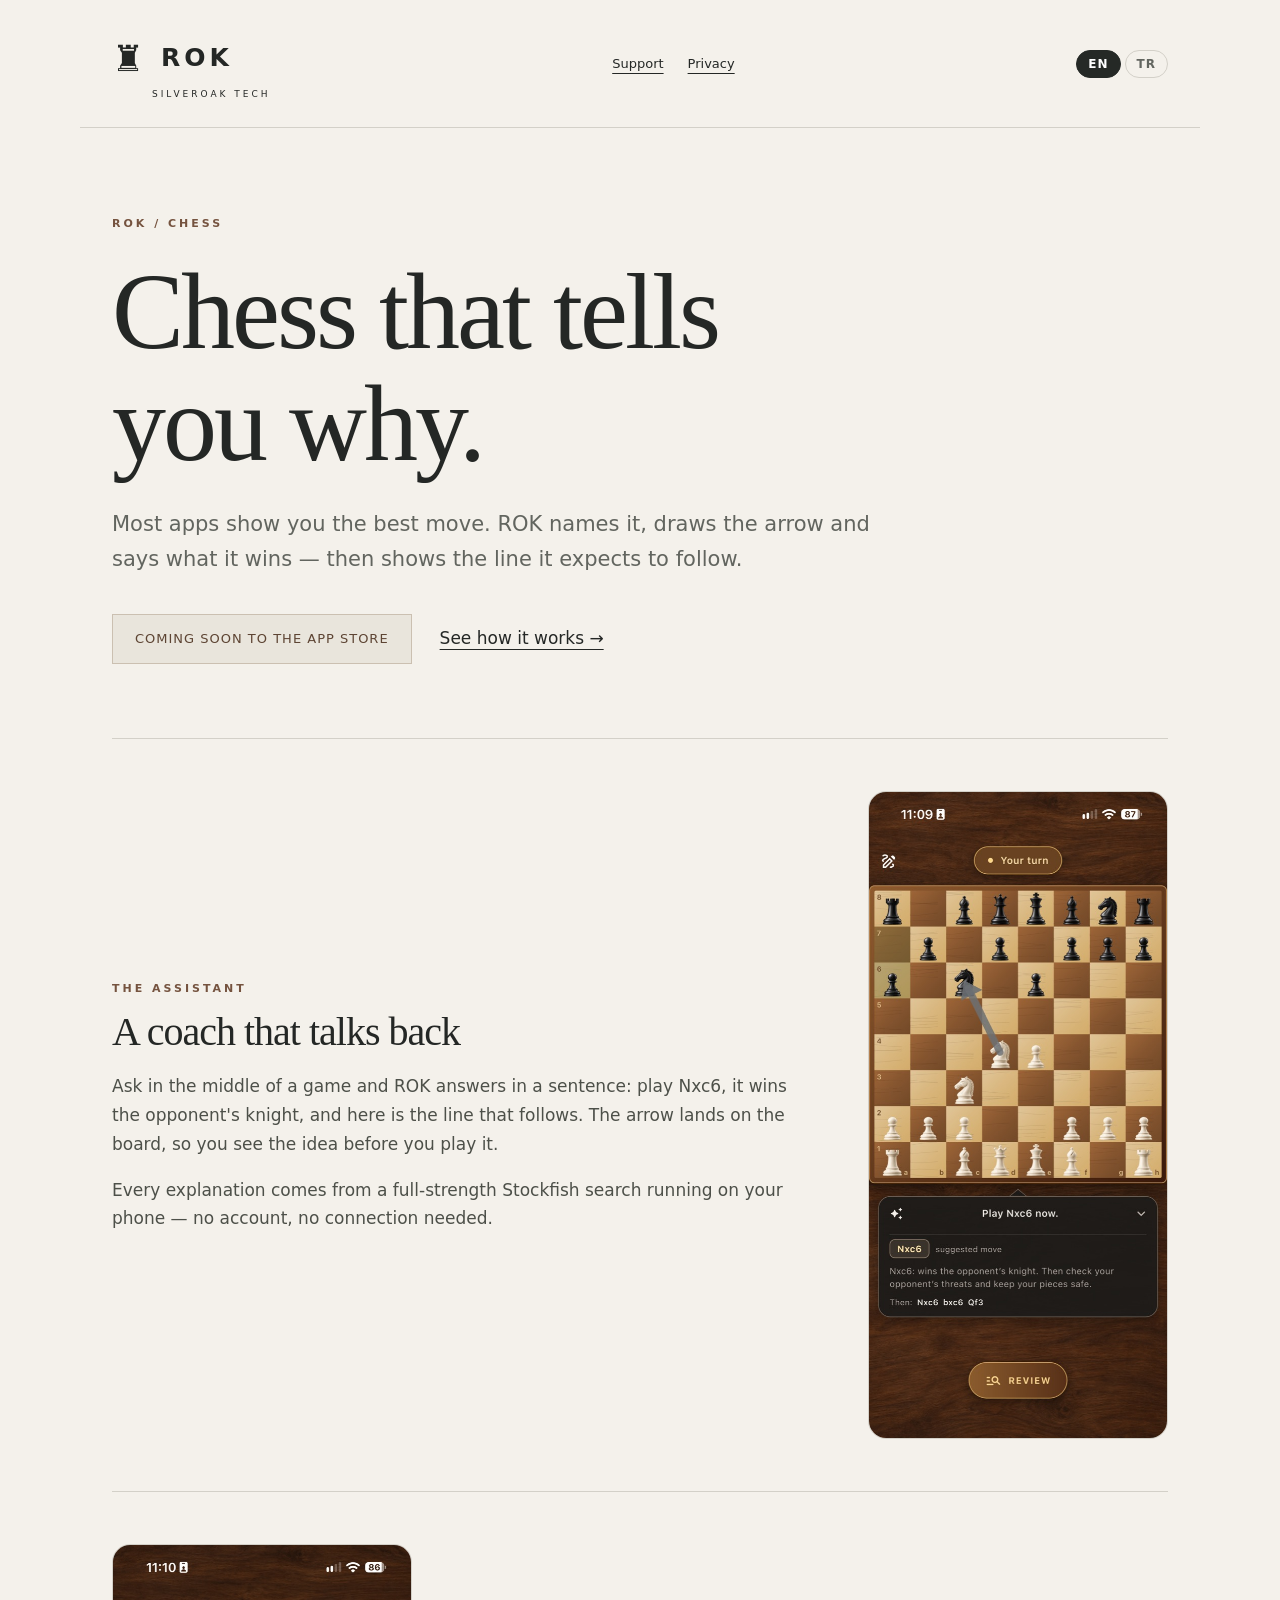
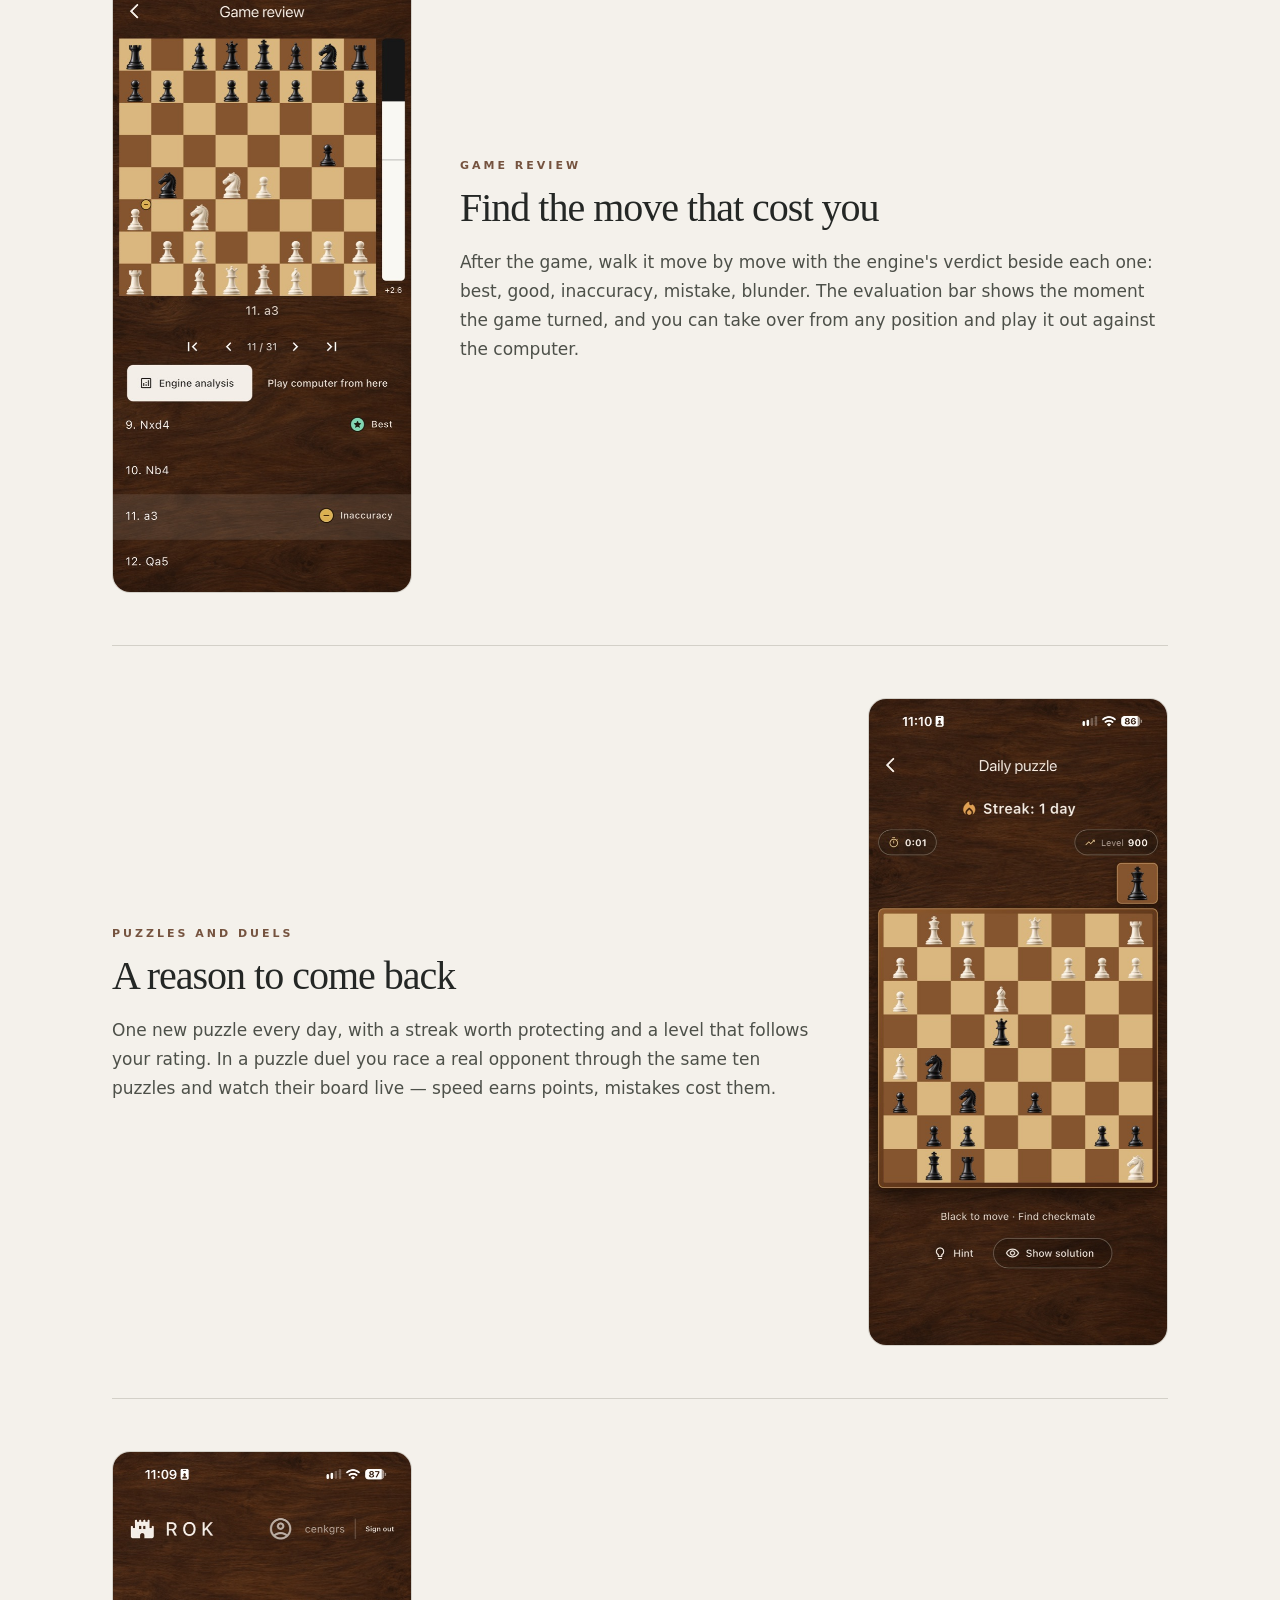
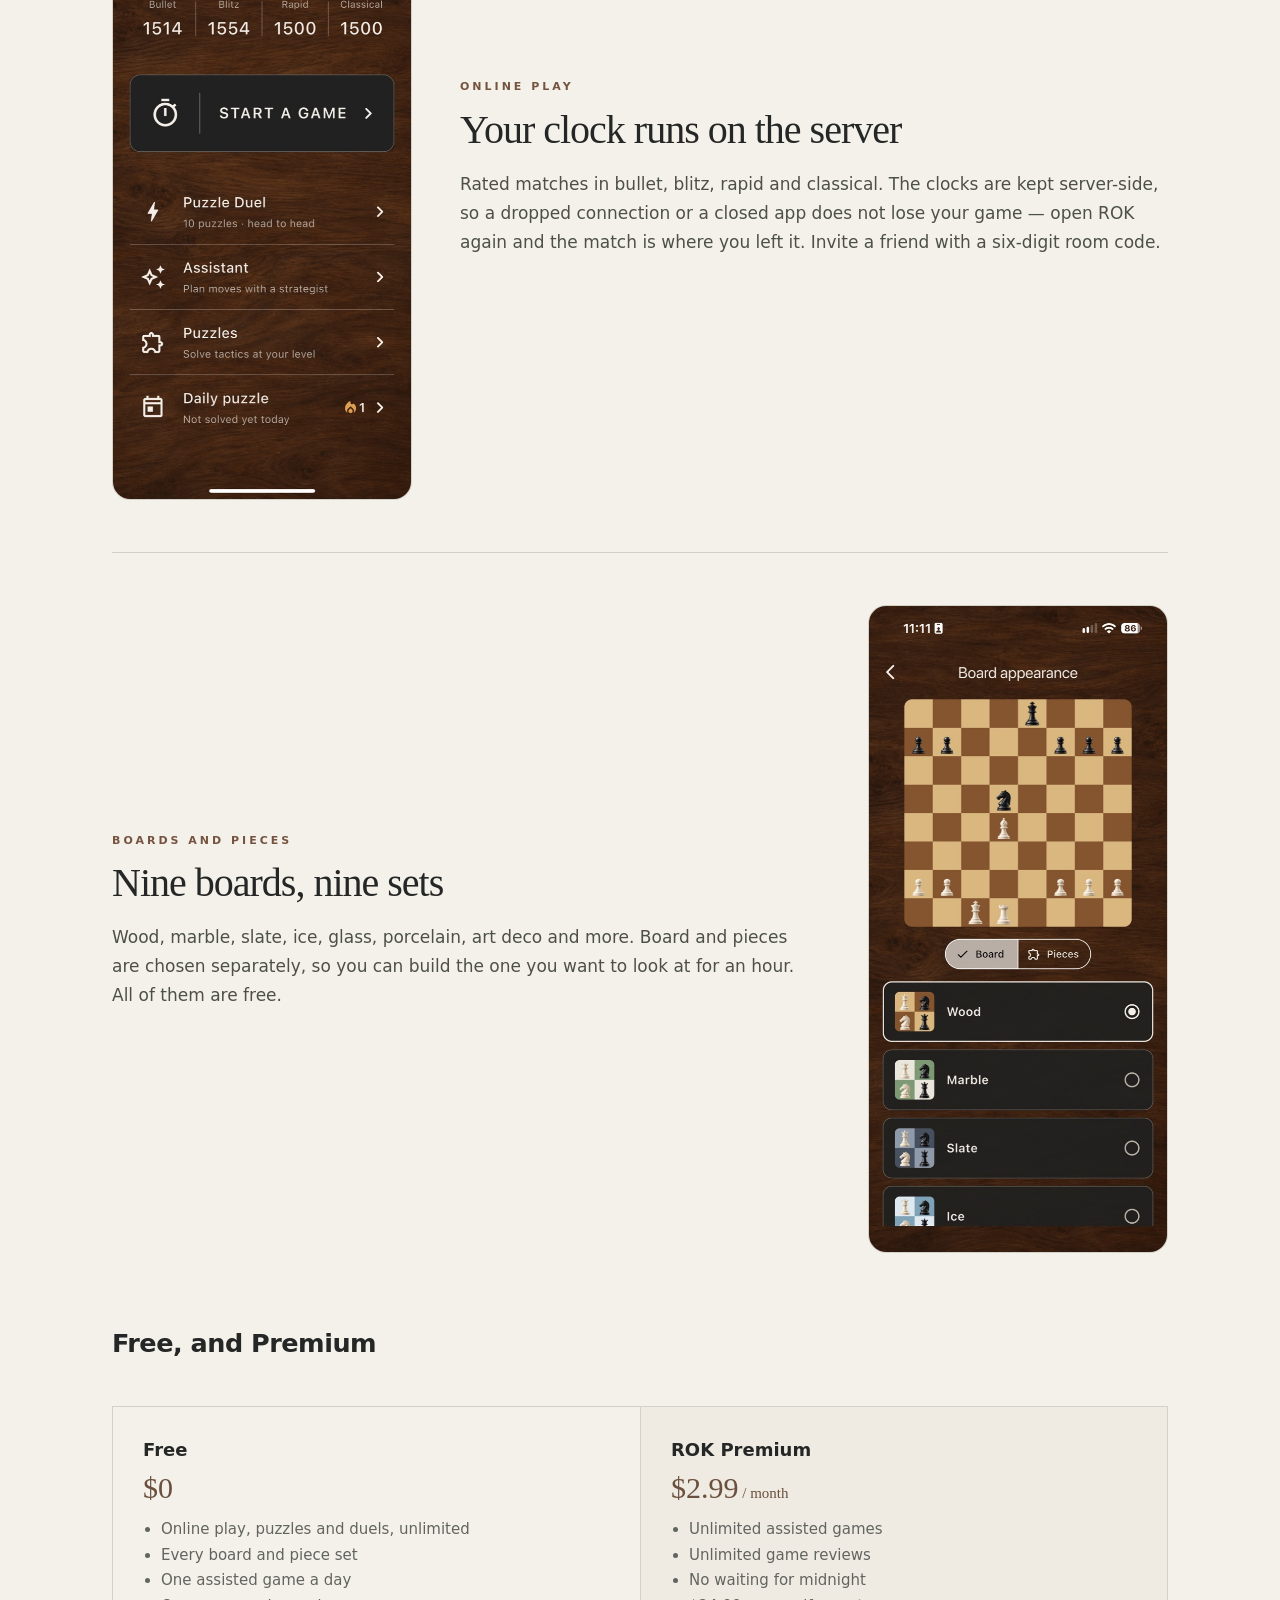
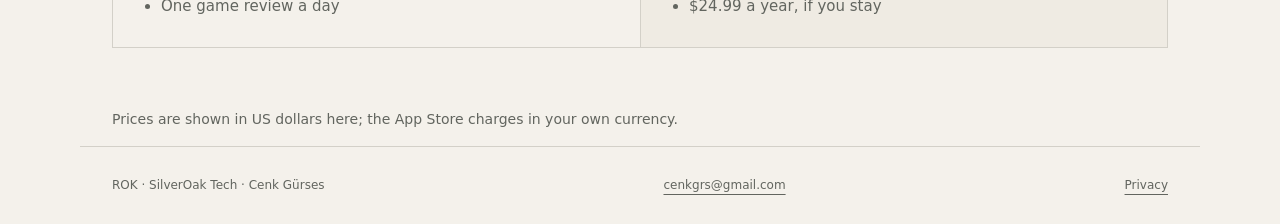
<file: index.html>
<!doctype html>
<html lang="en"><head><meta charset="utf-8"><meta name="viewport" content="width=device-width,initial-scale=1"><meta name="description" content="ROK Chess — an assistant that names your next move and tells you why. Online play, puzzle duels, a daily puzzle and nine boards to play on."><title>Chess that tells you why · ROK</title><link rel="stylesheet" href="style.css"></head>
<body><a class="skip" href="#main" data-en="Skip to content" data-tr="İçeriğe geç">Skip to content</a><header><a class="brand" href="./"><span aria-hidden="true">♜</span> ROK <small>SILVEROAK TECH</small></a><nav aria-label="Main menu"><a href="support.html" data-en="Support" data-tr="Destek">Support</a><a href="privacy.html" data-en="Privacy" data-tr="Gizlilik">Privacy</a></nav><div class="lang" role="group" aria-label="Language"><button type="button" data-lang-set="en">EN</button><button type="button" data-lang-set="tr">TR</button></div></header><main id="main">

<div data-lang-block="en">
<section class="hero"><p class="eyebrow">ROK / CHESS</p><h1>Chess that tells<br>you why.</h1><p class="lead">Most apps show you the best move. ROK names it, draws the arrow and says what it wins — then shows the line it expects to follow.</p><div class="actions"><span class="soon">COMING SOON TO THE APP STORE</span><a href="#assistant">See how it works →</a></div></section>


<section class="split" id="assistant"><div class="shot"><img src="assets/01-assistant.jpg" alt="" width="640" height="1388" loading="lazy"></div><div><p class="kicker">THE ASSISTANT</p><h2>A coach that talks back</h2><p>Ask in the middle of a game and ROK answers in a sentence: play Nxc6, it wins the opponent's knight, and here is the line that follows. The arrow lands on the board, so you see the idea before you play it.</p><p>Every explanation comes from a full-strength Stockfish search running on your phone — no account, no connection needed.</p></div></section>

<section class="split"><div class="shot"><img src="assets/02-game-review.jpg" alt="" width="640" height="1388" loading="lazy"></div><div><p class="kicker">GAME REVIEW</p><h2>Find the move that cost you</h2><p>After the game, walk it move by move with the engine's verdict beside each one: best, good, inaccuracy, mistake, blunder. The evaluation bar shows the moment the game turned, and you can take over from any position and play it out against the computer.</p></div></section>

<section class="split"><div class="shot"><img src="assets/03-daily-puzzle.jpg" alt="" width="640" height="1388" loading="lazy"></div><div><p class="kicker">PUZZLES AND DUELS</p><h2>A reason to come back</h2><p>One new puzzle every day, with a streak worth protecting and a level that follows your rating. In a puzzle duel you race a real opponent through the same ten puzzles and watch their board live — speed earns points, mistakes cost them.</p></div></section>

<section class="split"><div class="shot"><img src="assets/04-home-menu.jpg" alt="" width="640" height="1388" loading="lazy"></div><div><p class="kicker">ONLINE PLAY</p><h2>Your clock runs on the server</h2><p>Rated matches in bullet, blitz, rapid and classical. The clocks are kept server-side, so a dropped connection or a closed app does not lose your game — open ROK again and the match is where you left it. Invite a friend with a six-digit room code.</p></div></section>

<section class="split"><div class="shot"><img src="assets/05-board-appearance.jpg" alt="" width="640" height="1388" loading="lazy"></div><div><p class="kicker">BOARDS AND PIECES</p><h2>Nine boards, nine sets</h2><p>Wood, marble, slate, ice, glass, porcelain, art deco and more. Board and pieces are chosen separately, so you can build the one you want to look at for an hour. All of them are free.</p></div></section>

<section><h2>Free, and Premium</h2><div class="plans"><div><h3>Free</h3><p class="price">$0</p><ul><li>Online play, puzzles and duels, unlimited</li><li>Every board and piece set</li><li>One assisted game a day</li><li>One game review a day</li></ul></div><div><h3>ROK Premium</h3><p class="price">$2.99<span style="font-size:15px"> / month</span></p><ul><li>Unlimited assisted games</li><li>Unlimited game reviews</li><li>No waiting for midnight</li><li>$24.99 a year, if you stay</li></ul></div></div><p style="font-size:14px;color:#62655f">Prices are shown in US dollars here; the App Store charges in your own currency.</p></section>
</div>

<div data-lang-block="tr">
<section class="hero"><p class="eyebrow">ROK / SATRANÇ</p><h1>Nedenini söyleyen<br>satranç.</h1><p class="lead">Çoğu uygulama en iyi hamleyi gösterir. ROK hamleyi adıyla söyler, oku çizer, ne kazandırdığını anlatır ve beklediği devamı gösterir.</p><div class="actions"><span class="soon">YAKINDA APP STORE'DA</span><a href="#asistan">Nasıl çalıştığını gör →</a></div></section>


<section class="split" id="asistan"><div class="shot"><img src="assets/01-assistant.jpg" alt="" width="640" height="1388" loading="lazy"></div><div><p class="kicker">ASİSTAN</p><h2>Cevap veren bir antrenör</h2><p>Oyunun ortasında sor, ROK tek cümleyle anlatsın: Nxc6 oyna, rakibin atını kazanıyor, devamı da şöyle. Ok tahtaya düşer; hamleyi yapmadan önce fikri görürsün.</p><p>Her açıklama telefonunda tam güçte çalışan Stockfish aramasından geliyor — hesap da gerekmiyor, bağlantı da.</p></div></section>

<section class="split"><div class="shot"><img src="assets/02-game-review.jpg" alt="" width="640" height="1388" loading="lazy"></div><div><p class="kicker">MAÇ İNCELEMESİ</p><h2>Maçı kaybettiren hamleyi bul</h2><p>Maç bitince hamle hamle gez; her birinin yanında motorun değerlendirmesi var: en iyi, iyi, isabetsizlik, hata, vahim hata. Değerlendirme çubuğu maçın döndüğü anı gösterir, istediğin konumdan devralıp bilgisayara karşı oynayabilirsin.</p></div></section>

<section class="split"><div class="shot"><img src="assets/03-daily-puzzle.jpg" alt="" width="640" height="1388" loading="lazy"></div><div><p class="kicker">BULMACA VE DÜELLO</p><h2>Geri dönmek için bir sebep</h2><p>Her gün yeni bir bulmaca, korumaya değer bir seri ve rating'ini takip eden bir seviye. Bulmaca düellosunda gerçek bir rakiple aynı on bulmacayı yarışır, onun tahtasını canlı izlersin — hız puan kazandırır, yanlışlar puanı azaltır.</p></div></section>

<section class="split"><div class="shot"><img src="assets/04-home-menu.jpg" alt="" width="640" height="1388" loading="lazy"></div><div><p class="kicker">ÇEVRİMİÇİ OYUN</p><h2>Saatin sunucuda işler</h2><p>Bullet, blitz, rapid ve klasik dereceli maçlar. Saatler sunucu tarafında tutuluyor; bağlantın kopsa da uygulamayı kapatsan da maçı kaybetmezsin — ROK'u yeniden aç, maç bıraktığın yerde durur. Arkadaşını altı haneli oda koduyla çağır.</p></div></section>

<section class="split"><div class="shot"><img src="assets/05-board-appearance.jpg" alt="" width="640" height="1388" loading="lazy"></div><div><p class="kicker">TAHTALAR VE TAŞLAR</p><h2>Dokuz tahta, dokuz set</h2><p>Ahşap, mermer, arduvaz, buz, cam, porselen, art deco ve dahası. Tahta ile taşlar ayrı ayrı seçiliyor; bir saat boyunca bakmak isteyeceğin tahtayı kendin kuruyorsun. Hepsi ücretsiz.</p></div></section>

<section><h2>Ücretsiz ve Premium</h2><div class="plans"><div><h3>Ücretsiz</h3><p class="price">$0</p><ul><li>Çevrimiçi oyun, bulmacalar ve düellolar sınırsız</li><li>Bütün tahta ve taş setleri</li><li>Günde bir asistanlı maç</li><li>Günde bir maç incelemesi</li></ul></div><div><h3>ROK Premium</h3><p class="price">$2.99<span style="font-size:15px"> / ay</span></p><ul><li>Sınırsız asistanlı maç</li><li>Sınırsız maç incelemesi</li><li>Gece yarısını beklemek yok</li><li>Kalırsan yılda $24.99</li></ul></div></div><p style="font-size:14px;color:#62655f">Fiyatlar burada ABD doları olarak yazıyor; App Store kendi para biriminden tahsil eder.</p></section>
</div>

</main><footer><span>ROK · SilverOak Tech · Cenk Gürses</span><a href="mailto:cenkgrs@gmail.com">cenkgrs@gmail.com</a><a href="privacy.html" data-en="Privacy" data-tr="Gizlilik">Privacy</a></footer><script>(function(){var d=document.documentElement;function set(l){d.setAttribute("lang",l);try{localStorage.setItem("rok-lang",l)}catch(e){}var t=document.querySelectorAll("[data-en]");for(var i=0;i<t.length;i++){var v=t[i].getAttribute("data-"+l);if(v)t[i].textContent=v}var b=document.querySelectorAll("[data-lang-set]");for(var j=0;j<b.length;j++){b[j].setAttribute("aria-pressed",b[j].getAttribute("data-lang-set")===l?"true":"false")}}var saved=null;try{saved=localStorage.getItem("rok-lang")}catch(e){}set(saved==="tr"?"tr":"en");document.addEventListener("click",function(e){var t=e.target.closest?e.target.closest("[data-lang-set]"):null;if(t){e.preventDefault();set(t.getAttribute("data-lang-set"))}});})();</script></body></html>
</file>
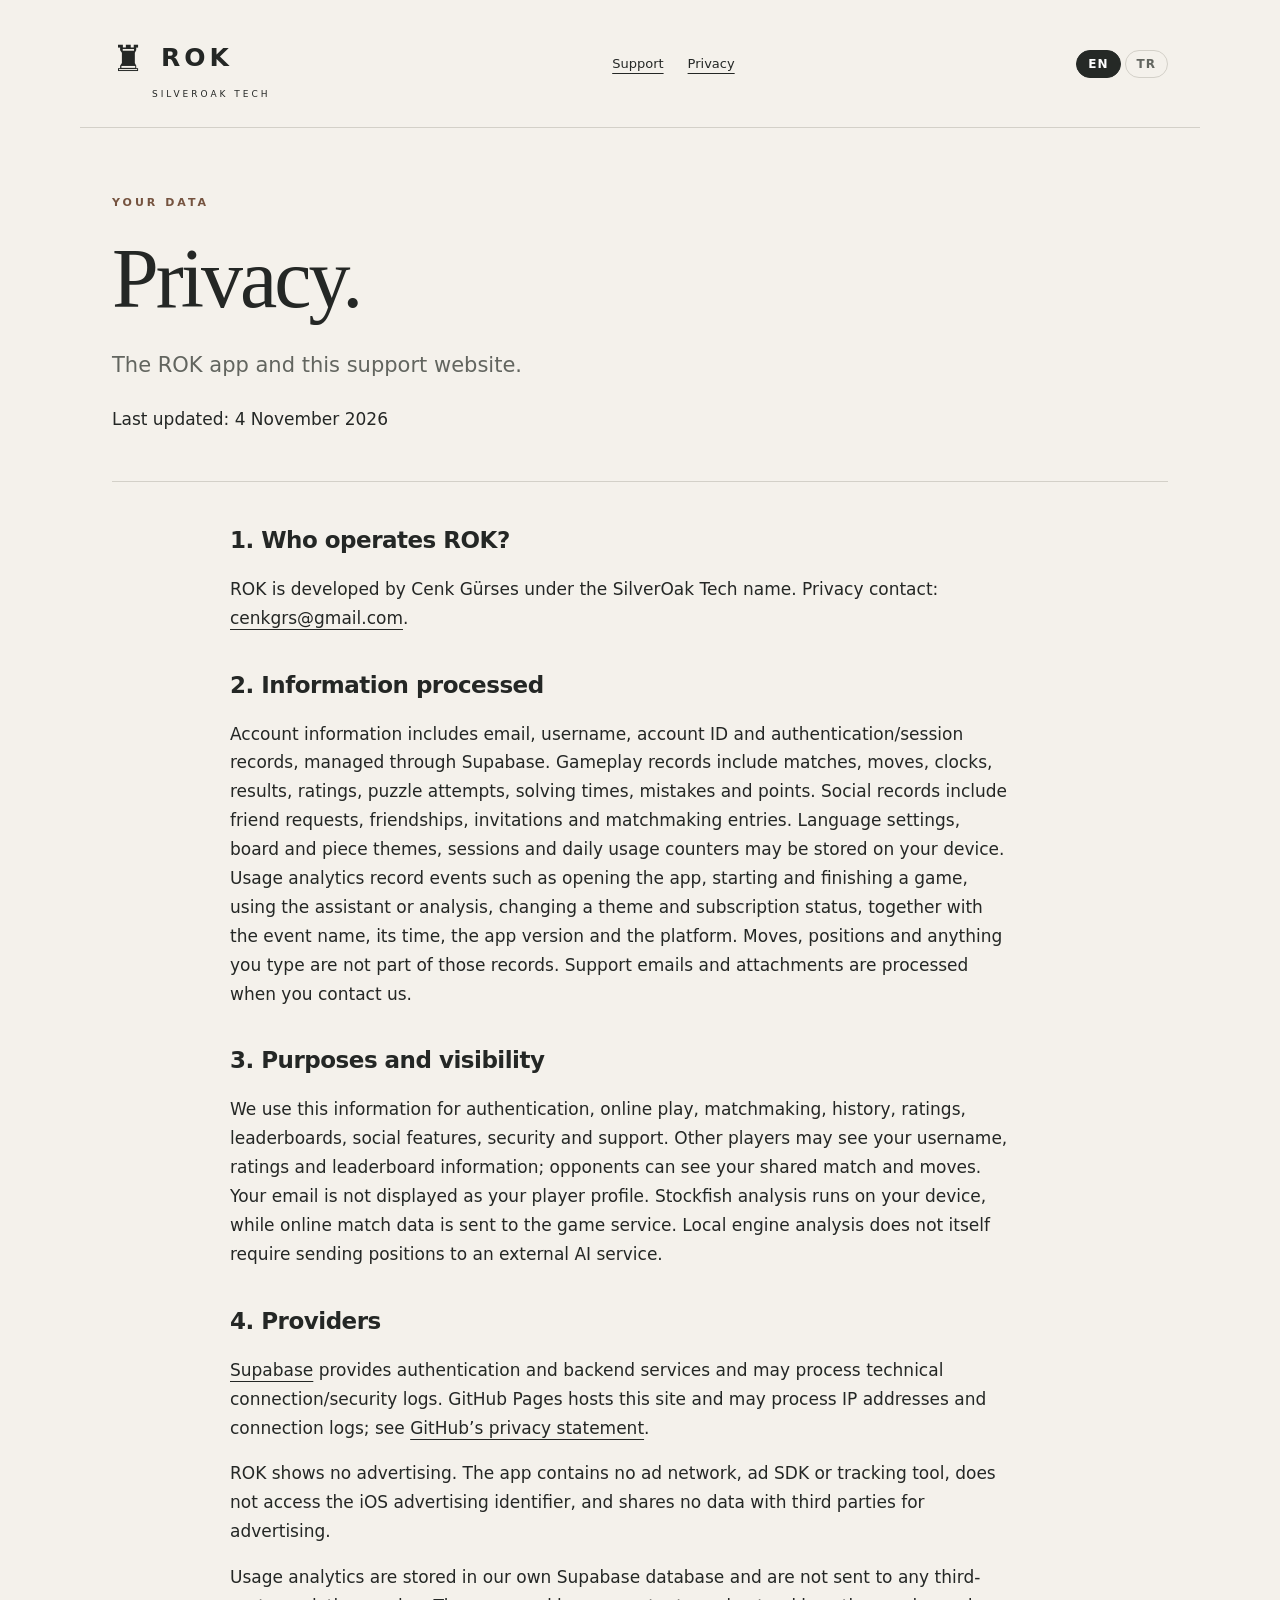
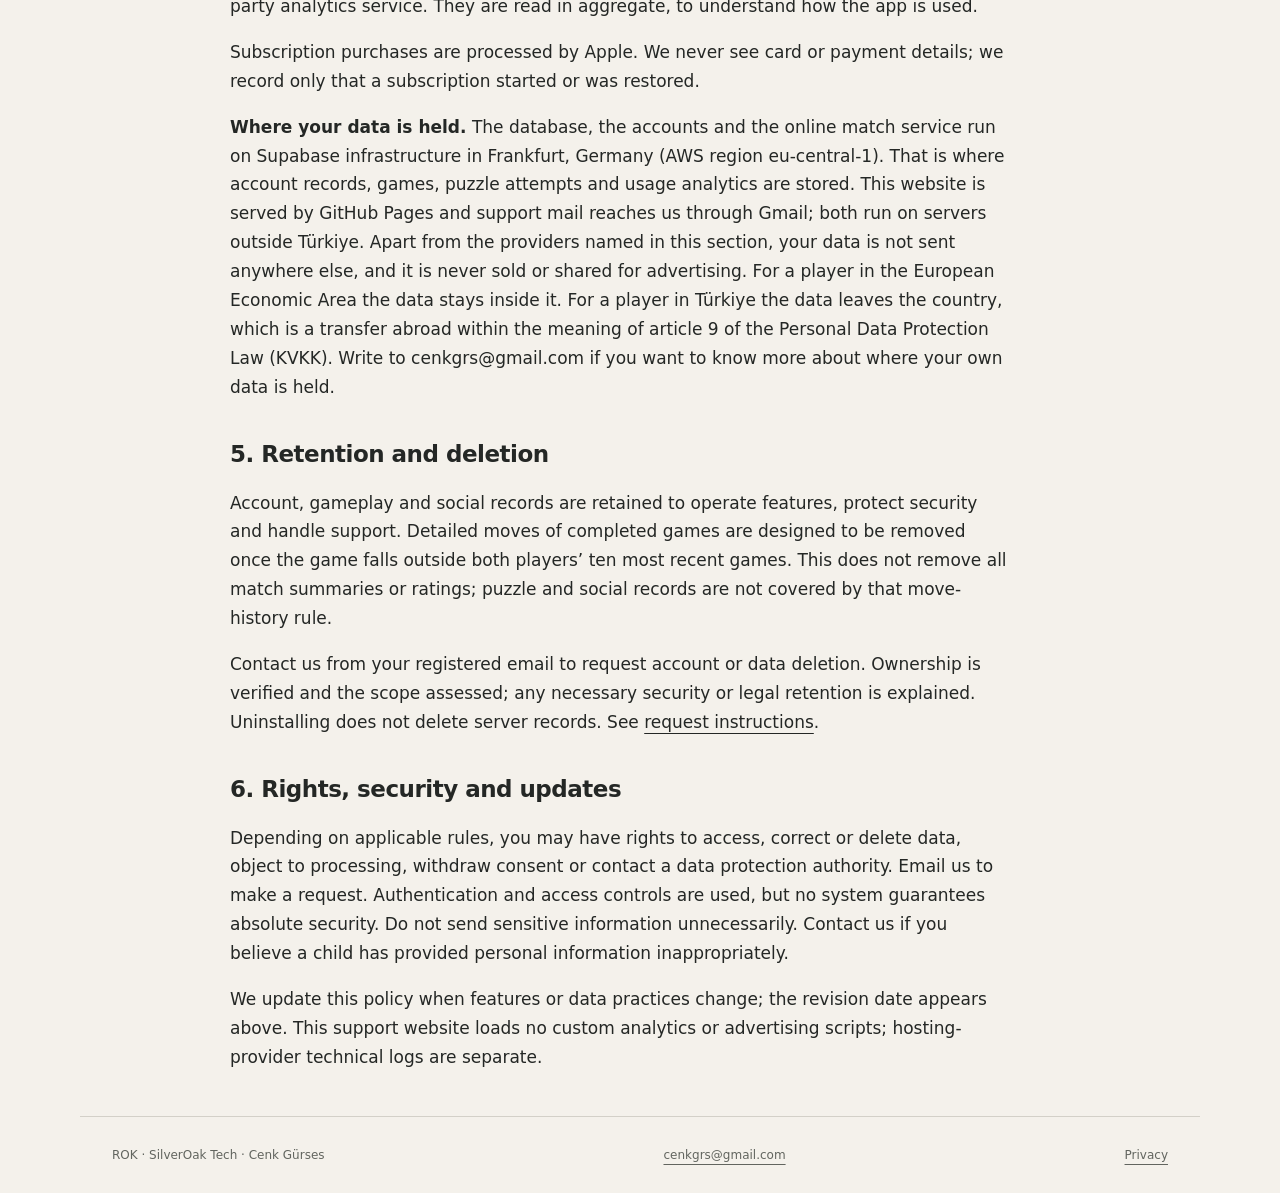
<file: privacy.html>
<!doctype html>
<html lang="en"><head><meta charset="utf-8"><meta name="viewport" content="width=device-width,initial-scale=1"><meta name="description" content="ROK — SilverOak Tech. Satranç, destek ve gizlilik bilgileri."><title>Privacy policy / Gizlilik politikası · ROK</title><link rel="stylesheet" href="style.css"></head>
<body><a class="skip" href="#main" data-en="Skip to content" data-tr="İçeriğe geç">Skip to content</a><header><a class="brand" href="./"><span aria-hidden="true">♜</span> ROK <small>SILVEROAK TECH</small></a><nav aria-label="Main menu"><a href="support.html" data-en="Support" data-tr="Destek">Support</a><a href="privacy.html" data-en="Privacy" data-tr="Gizlilik">Privacy</a></nav><div class="lang" role="group" aria-label="Language"><button type="button" data-lang-set="en">EN</button><button type="button" data-lang-set="tr">TR</button></div></header><main id="main"><section class="page-title"><p class="eyebrow" data-en="YOUR DATA" data-tr="VERİLERİN HAKKINDA">YOUR DATA</p><h1 data-en="Privacy." data-tr="Gizlilik.">Privacy.</h1><p class="lead" data-en="The ROK app and this support website." data-tr="ROK uygulaması ve bu destek sitesi.">The ROK app and this support website.</p><p data-en="Last updated: 4 November 2026" data-tr="Son güncelleme: 4 Kasım 2026">Last updated: 4 November 2026</p></section><section class="prose" data-lang-block="en"><h2>1. Who operates ROK?</h2><p>ROK is developed by Cenk Gürses under the SilverOak Tech name. Privacy contact: <a href="mailto:cenkgrs@gmail.com">cenkgrs@gmail.com</a>.</p><h2>2. Information processed</h2><p>Account information includes email, username, account ID and authentication/session records, managed through Supabase. Gameplay records include matches, moves, clocks, results, ratings, puzzle attempts, solving times, mistakes and points. Social records include friend requests, friendships, invitations and matchmaking entries. Language settings, board and piece themes, sessions and daily usage counters may be stored on your device. Usage analytics record events such as opening the app, starting and finishing a game, using the assistant or analysis, changing a theme and subscription status, together with the event name, its time, the app version and the platform. Moves, positions and anything you type are not part of those records. Support emails and attachments are processed when you contact us.</p><h2>3. Purposes and visibility</h2><p>We use this information for authentication, online play, matchmaking, history, ratings, leaderboards, social features, security and support. Other players may see your username, ratings and leaderboard information; opponents can see your shared match and moves. Your email is not displayed as your player profile. Stockfish analysis runs on your device, while online match data is sent to the game service. Local engine analysis does not itself require sending positions to an external AI service.</p><h2>4. Providers</h2><p><a href="https://supabase.com/privacy">Supabase</a> provides authentication and backend services and may process technical connection/security logs. GitHub Pages hosts this site and may process IP addresses and connection logs; see <a href="https://docs.github.com/en/site-policy/privacy-policies/github-general-privacy-statement">GitHub’s privacy statement</a>.</p><p>ROK shows no advertising. The app contains no ad network, ad SDK or tracking tool, does not access the iOS advertising identifier, and shares no data with third parties for advertising.</p><p>Usage analytics are stored in our own Supabase database and are not sent to any third-party analytics service. They are read in aggregate, to understand how the app is used.</p><p>Subscription purchases are processed by Apple. We never see card or payment details; we record only that a subscription started or was restored.</p><p><strong>Where your data is held.</strong> The database, the accounts and the online match service run on Supabase infrastructure in Frankfurt, Germany (AWS region eu-central-1). That is where account records, games, puzzle attempts and usage analytics are stored. This website is served by GitHub Pages and support mail reaches us through Gmail; both run on servers outside Türkiye. Apart from the providers named in this section, your data is not sent anywhere else, and it is never sold or shared for advertising. For a player in the European Economic Area the data stays inside it. For a player in Türkiye the data leaves the country, which is a transfer abroad within the meaning of article 9 of the Personal Data Protection Law (KVKK). Write to cenkgrs@gmail.com if you want to know more about where your own data is held.</p><h2>5. Retention and deletion</h2><p>Account, gameplay and social records are retained to operate features, protect security and handle support. Detailed moves of completed games are designed to be removed once the game falls outside both players’ ten most recent games. This does not remove all match summaries or ratings; puzzle and social records are not covered by that move-history rule.</p><p>Contact us from your registered email to request account or data deletion. Ownership is verified and the scope assessed; any necessary security or legal retention is explained. Uninstalling does not delete server records. See <a href="support.html">request instructions</a>.</p><h2>6. Rights, security and updates</h2><p>Depending on applicable rules, you may have rights to access, correct or delete data, object to processing, withdraw consent or contact a data protection authority. Email us to make a request. Authentication and access controls are used, but no system guarantees absolute security. Do not send sensitive information unnecessarily. Contact us if you believe a child has provided personal information inappropriately.</p><p>We update this policy when features or data practices change; the revision date appears above. This support website loads no custom analytics or advertising scripts; hosting-provider technical logs are separate.</p></section><section id="turkce" class="prose" lang="tr" data-lang-block="tr"><h2>1. Sorumlu ve iletişim</h2><p>ROK, Cenk Gürses tarafından SilverOak Tech adıyla geliştirilmektedir. Gizlilik ve veri talepleri: <a href="mailto:cenkgrs@gmail.com">cenkgrs@gmail.com</a>.</p><h2>2. İşlenen bilgiler</h2><ul><li><strong>Hesap:</strong> kayıt e-postası, kullanıcı adı, hesap kimliği ve kimlik doğrulama/oturum bilgileri. Kimlik doğrulama Supabase üzerinden yürütülür.</li><li><strong>Oyun:</strong> maçlar, hamleler, süreler, sonuçlar, ratingler, bulmaca denemeleri, çözme süresi, hatalar ve puanlar.</li><li><strong>Sosyal özellikler:</strong> arkadaşlık istekleri, arkadaş bağlantıları, oyun davetleri ve eşleşme kuyruğu kayıtları.</li><li><strong>Cihaz tercihleri:</strong> dil seçimi, tahta ve taş teması, oturum bilgileri ve günlük kullanım sayaçları cihazda tutulabilir.</li><li><strong>Kullanım analitiği:</strong> uygulamanın açılması, oyunun başlaması ve bitmesi, asistan ve analiz kullanımı, tema değişimi ve abonelik durumu gibi olaylar; olayın adı, zamanı, uygulama sürümü ve platform bilgisiyle kaydedilir. Hamle, konum veya yazdığın hiçbir metin bu kayıtlara girmez.</li><li><strong>Destek:</strong> bize gönderdiğin e-postalar ve gönüllü paylaştığın ekler.</li></ul><h2>3. Amaçlar ve görünürlük</h2><p>Bu bilgiler oturum açma, çevrimiçi oyun, eşleştirme, oyun geçmişi, rating, sıralama, arkadaş özellikleri, güvenlik ve destek için kullanılır. Kullanıcı adın, ratinglerin ve sıralama bilgilerin uygulamadaki diğer oyunculara görünür olabilir. Rakibin ortak maçınızın hamlelerini ve sonucunu görebilir. E-posta adresin oyuncu profili olarak gösterilmez.</p><p>Stockfish analizi cihaz üzerinde çalışır. Çevrimiçi maç kayıtları oyun hizmeti için sunucuya iletilir; cihaz içi motorun çalışması tek başına konumların harici bir yapay zekâ hizmetine gönderilmesini gerektirmez.</p><h2>4. Hizmet sağlayıcılar</h2><p>Hesap, veritabanı ve çevrimiçi oyun altyapısında <a href="https://supabase.com/privacy">Supabase</a> kullanılır. Sunucu hizmetleri bağlantı ve güvenlik için teknik kayıtlar işleyebilir. Bu site GitHub Pages üzerinde barındırılır; ziyaret sırasında GitHub IP adresi ve bağlantı kayıtlarını işleyebilir. <a href="https://docs.github.com/en/site-policy/privacy-policies/github-general-privacy-statement">GitHub gizlilik bildirimi</a>.</p><p>ROK reklam göstermez. Uygulamada reklam ağı, reklam SDK'sı veya izleme aracı bulunmaz; iOS reklam tanımlayıcısına erişilmez ve hiçbir veri reklam amacıyla üçüncü taraflarla paylaşılmaz.</p><p>Kullanım analitiği kendi Supabase veritabanımızda tutulur, üçüncü taraf bir analiz hizmetine gönderilmez. Kayıtlar yalnızca uygulamanın nasıl kullanıldığını anlamak için, toplu olarak incelenir.</p><p>Abonelik satın alımları Apple tarafından işlenir. Kart veya ödeme bilgilerine erişmeyiz; yalnızca bir aboneliğin başladığını veya geri yüklendiğini gösteren olay kaydı tutulur.</p><p><strong>Verilerin nerede tutulduğu.</strong> Veritabanı, hesaplar ve çevrimiçi oyun altyapısı Supabase'in Almanya'nın Frankfurt kentindeki sunucularında çalışır (AWS eu-central-1 bölgesi). Hesap kayıtları, oyunlar, bulmaca denemeleri ve kullanım analitiği orada saklanır. Bu site GitHub Pages üzerinde yayınlanır, destek e-postaları Gmail üzerinden gelir; ikisi de Türkiye dışındaki sunucularda çalışır. Bu bölümde adı geçen sağlayıcılar dışında verilerin başka hiçbir yere gönderilmez; satılmaz ve reklam amacıyla paylaşılmaz. Avrupa Ekonomik Alanı'ndaki bir oyuncu için veri bu alanın içinde kalır. Türkiye'deki bir oyuncu için veri yurt dışına çıkar; bu, 6698 sayılı Kişisel Verilerin Korunması Kanunu'nun 9. maddesi anlamında yurt dışına aktarımdır. Kendi verinin nerede tutulduğunu öğrenmek istersen cenkgrs@gmail.com adresine yazabilirsin.</p><h2>5. Saklama ve silme</h2><p>Hesap, oyun ve sosyal kayıtlar ilgili özellikleri sağlamak, güvenliği korumak ve destek taleplerini ele almak için tutulur. Tamamlanan maçların ayrıntılı hamle kayıtları, maç her iki oyuncunun da son 10 maçının dışında kaldığında temizlenmek üzere tasarlanmıştır; bu işlem tüm maç özetlerinin veya ratinglerin silindiği anlamına gelmez. Bulmaca, rating ve sosyal kayıtlar bu hamle temizleme kuralına dahil değildir.</p><p>Hesap/veri silme talebini kayıtlı e-postandan bize iletebilirsin. İşlem kapsamı hesap sahipliği doğrulandıktan sonra değerlendirilir; gerekli güvenlik veya yasal saklama durumları varsa açıklanır. Uygulamayı kaldırmak sunucu verilerini silmez. <a href="support.html#turkce">Talep adımları</a>.</p><h2>6. Hakların ve tercihler</h2><p>Bulunduğun yerdeki kurallara göre verilerine erişme, düzeltme, silme, işlemeye itiraz etme veya onayını geri çekme hakların olabilir. Bu talepler için bize yazabilirsin; gerekli olduğunda hesap sahipliğini doğrularız. Yetkili veri koruma kurumuna başvuru hakkın da olabilir.</p><h2>7. Güvenlik, çocuklar ve değişiklikler</h2><p>Kimlik doğrulama ve erişim kontrolleri kullanılır; hiçbir sistem mutlak güvenlik garantisi vermez. Hassas bilgileri destek mesajlarında paylaşma. Bir çocuğun uygunsuz şekilde kişisel bilgi paylaştığını düşünüyorsan inceleme ve silme talebi için bize ulaş.</p><p>Özellikler veya veri kullanımı değiştiğinde bu politikayı güncelleriz. Güncelleme tarihi bu sayfanın üstünde yer alır. Bu destek sitesi özel bir analiz aracı veya reklam betiği yüklemez; barındırma sağlayıcısının teknik kayıtları bundan ayrıdır.</p></section></main><footer><span>ROK · SilverOak Tech · Cenk Gürses</span><a href="mailto:cenkgrs@gmail.com">cenkgrs@gmail.com</a><a href="privacy.html" data-en="Privacy" data-tr="Gizlilik">Privacy</a></footer><script>(function(){var d=document.documentElement;function set(l){d.setAttribute("lang",l);try{localStorage.setItem("rok-lang",l)}catch(e){}var t=document.querySelectorAll("[data-en]");for(var i=0;i<t.length;i++){var v=t[i].getAttribute("data-"+l);if(v)t[i].textContent=v}var b=document.querySelectorAll("[data-lang-set]");for(var j=0;j<b.length;j++){b[j].setAttribute("aria-pressed",b[j].getAttribute("data-lang-set")===l?"true":"false")}}var saved=null;try{saved=localStorage.getItem("rok-lang")}catch(e){}set(saved==="tr"?"tr":"en");document.addEventListener("click",function(e){var t=e.target.closest?e.target.closest("[data-lang-set]"):null;if(t){e.preventDefault();set(t.getAttribute("data-lang-set"))}});})();</script></body></html>
</file>
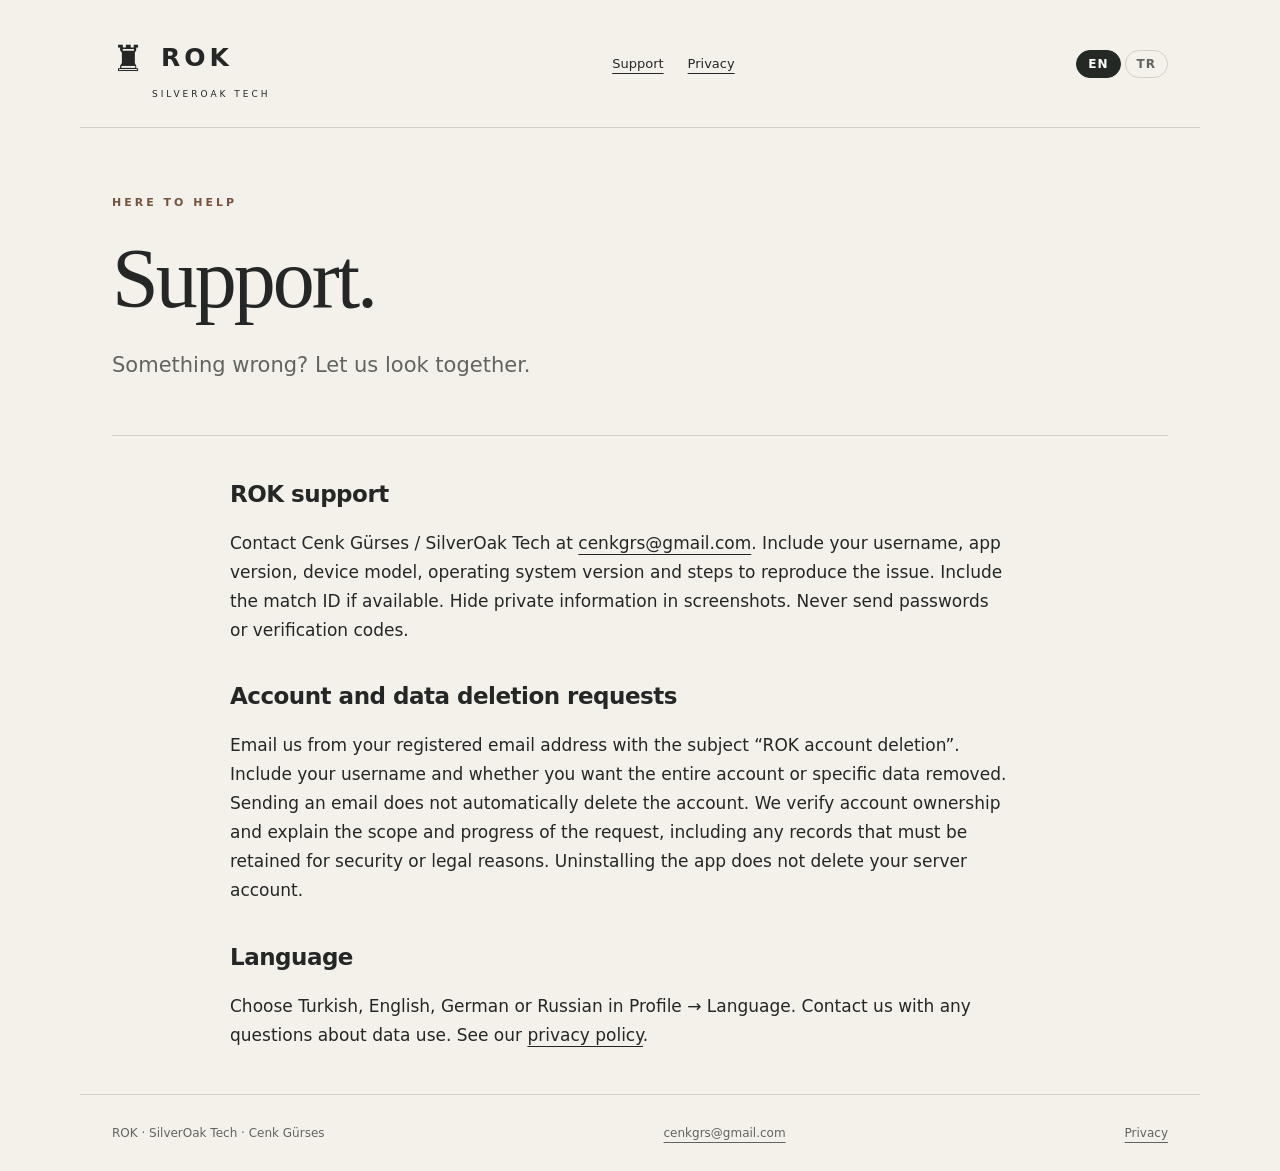
<file: support.html>
<!doctype html>
<html lang="en"><head><meta charset="utf-8"><meta name="viewport" content="width=device-width,initial-scale=1"><meta name="description" content="ROK — SilverOak Tech. Satranç, destek ve gizlilik bilgileri."><title>Destek / Support · ROK</title><link rel="stylesheet" href="style.css"></head>
<body><a class="skip" href="#main" data-en="Skip to content" data-tr="İçeriğe geç">Skip to content</a><header><a class="brand" href="./"><span aria-hidden="true">♜</span> ROK <small>SILVEROAK TECH</small></a><nav aria-label="Main menu"><a href="support.html" data-en="Support" data-tr="Destek">Support</a><a href="privacy.html" data-en="Privacy" data-tr="Gizlilik">Privacy</a></nav><div class="lang" role="group" aria-label="Language"><button type="button" data-lang-set="en">EN</button><button type="button" data-lang-set="tr">TR</button></div></header><main id="main"><section class="page-title"><p class="eyebrow" data-en="HERE TO HELP" data-tr="YANINDAYIZ">HERE TO HELP</p><h1 data-en="Support." data-tr="Destek.">Support.</h1><p class="lead" data-en="Something wrong? Let us look together." data-tr="Bir sorun mu var? Birlikte bakalım.">Something wrong? Let us look together.</p></section><section class="prose" data-lang-block="en"><h2>ROK support</h2><p>Contact Cenk Gürses / SilverOak Tech at <a href="mailto:cenkgrs@gmail.com?subject=ROK%20Support">cenkgrs@gmail.com</a>. Include your username, app version, device model, operating system version and steps to reproduce the issue. Include the match ID if available. Hide private information in screenshots. Never send passwords or verification codes.</p><h2>Account and data deletion requests</h2><p>Email us from your registered email address with the subject “ROK account deletion”. Include your username and whether you want the entire account or specific data removed. Sending an email does not automatically delete the account. We verify account ownership and explain the scope and progress of the request, including any records that must be retained for security or legal reasons. Uninstalling the app does not delete your server account.</p><h2>Language</h2><p>Choose Turkish, English, German or Russian in Profile → Language. Contact us with any questions about data use. See our <a href="privacy.html">privacy policy</a>.</p></section><section id="turkce" class="prose" lang="tr" data-lang-block="tr"><h2>Bize ulaş</h2><p>ROK desteği için <a href="mailto:cenkgrs@gmail.com?subject=ROK%20Destek">cenkgrs@gmail.com</a> adresine yazabilirsin. Destek sorumlusu: Cenk Gürses, SilverOak Tech.</p><p>Mesajına kullanıcı adını, uygulama sürümünü, cihaz modelini ve iOS/Android sürümünü ekle. Sorunun nasıl oluştuğunu ve varsa maç kimliğini belirt. Ekran görüntüsü göndereceksen özel bilgilerini gizle.</p><div class="note"><strong>Şifreni veya doğrulama kodunu gönderme.</strong><p>Destek için bunlara ihtiyacımız yok.</p></div><h2>Hesap ve veri silme talebi</h2><p>Hesabına kayıtlı e-posta adresinden, konu satırına “ROK hesap silme” yazarak <a href="mailto:cenkgrs@gmail.com?subject=ROK%20hesap%20silme">talep gönderebilirsin</a>. Kullanıcı adını ve hesabın tamamının mı, belirli verilerin mi silinmesini istediğini belirt.</p><p>Talep otomatik silme işlemi başlatmaz. Hesap sahipliği doğrulandıktan sonra kapsam ve işlem durumu hakkında bilgi verilir. Güvenlik veya yasal nedenlerle saklanması gereken kayıtlar varsa bunlar ayrıca açıklanır. Uygulamayı cihazdan kaldırmak sunucudaki hesabını silmez.</p><h2>Sık sorulanlar</h2><details><summary>Dil nasıl değiştirilir?</summary><p>ROK cihaz dilini kullanır. Profil → Dil bölümünden Türkçe, İngilizce, Almanca veya Rusça seçebilirsin.</p></details><details><summary>Bağlantı koptuğunda ne yapmalıyım?</summary><p>İnternet bağlantını kontrol edip oyuna dönmeyi dene. Çevrimiçi maçlarda süre devam edebilir. Sorun sürerse maç kimliğiyle bize yaz.</p></details></section></main><footer><span>ROK · SilverOak Tech · Cenk Gürses</span><a href="mailto:cenkgrs@gmail.com">cenkgrs@gmail.com</a><a href="privacy.html" data-en="Privacy" data-tr="Gizlilik">Privacy</a></footer><script>(function(){var d=document.documentElement;function set(l){d.setAttribute("lang",l);try{localStorage.setItem("rok-lang",l)}catch(e){}var t=document.querySelectorAll("[data-en]");for(var i=0;i<t.length;i++){var v=t[i].getAttribute("data-"+l);if(v)t[i].textContent=v}var b=document.querySelectorAll("[data-lang-set]");for(var j=0;j<b.length;j++){b[j].setAttribute("aria-pressed",b[j].getAttribute("data-lang-set")===l?"true":"false")}}var saved=null;try{saved=localStorage.getItem("rok-lang")}catch(e){}set(saved==="tr"?"tr":"en");document.addEventListener("click",function(e){var t=e.target.closest?e.target.closest("[data-lang-set]"):null;if(t){e.preventDefault();set(t.getAttribute("data-lang-set"))}});})();</script></body></html>
</file>
<file: style.css>
*{box-sizing:border-box}html{scroll-behavior:smooth}body{margin:0;background:#f4f1eb;color:#242725;font:17px/1.7 system-ui,-apple-system,BlinkMacSystemFont,"Segoe UI",sans-serif}a{color:inherit;text-underline-offset:5px}a:hover{color:#81543b}a:focus-visible,summary:focus-visible{outline:3px solid #81543b;outline-offset:5px}header,main,footer{max-width:1120px;margin:auto}header{display:flex;align-items:center;justify-content:space-between;gap:24px;padding:28px 32px;border-bottom:1px solid #d3d0c8}.brand{text-decoration:none;font-size:25px;font-weight:700;letter-spacing:4px}.brand span{font-size:36px;vertical-align:middle}.brand small{display:block;font:9px system-ui;letter-spacing:3px;margin-left:40px}nav{display:flex;gap:24px;font-size:13px}main{padding:0 32px}.hero{padding:76px 0 38px;position:relative;overflow:hidden}.eyebrow{font-size:11px;font-weight:700;letter-spacing:3px;color:#75533f}h1{font:400 clamp(56px,9vw,108px)/1.04 Georgia,serif;letter-spacing:-3px;margin:22px 0 26px}h2{line-height:1.3;letter-spacing:-.5px}p{max-width:780px}.lead{font-size:21px;color:#62655f}.actions{display:flex;align-items:center;gap:28px;flex-wrap:wrap;margin:36px 0}.button{background:#252926;color:#fff;padding:14px 24px;text-decoration:none;font-size:14px}.button:hover{background:#3e453f;color:#fff}.button span{margin-left:30px}.chess{font-size:clamp(40px,8vw,90px);letter-spacing:12px;text-align:right;color:#6b503d;border-top:1px solid #d3d0c8;padding-top:24px}.features{display:grid;grid-template-columns:repeat(3,1fr);border-block:1px solid #d3d0c8;margin:0 0 56px}.features article{padding:30px 24px 30px 0}.features article+article{border-left:1px solid #d3d0c8;padding-left:24px}.features p{font-size:15px;color:#62655f}.number{font:italic 20px Georgia;color:#88654e}.note{padding:26px 30px;background:#e9e5dc;border-left:3px solid #8a6850;margin:28px 0 46px}.note p:last-child{margin-bottom:0}.page-title{padding:55px 0 30px;border-bottom:1px solid #d3d0c8}.page-title h1{font-size:clamp(56px,8vw,84px)}.prose{max-width:820px;margin:44px auto}.prose h2{font-size:23px;margin-top:38px}.prose li{margin:12px 0}#english{border-top:1px solid #bfbab0;padding-top:36px;scroll-margin-top:20px}details{border-bottom:1px solid #cbc7be;padding:20px 0}summary{cursor:pointer;font-weight:600}footer{display:flex;justify-content:space-between;gap:20px;flex-wrap:wrap;border-top:1px solid #d3d0c8;padding:28px 32px;font-size:12px;color:#62655f}.skip{position:absolute;left:16px;top:-100px;background:white;padding:10px;z-index:5}.skip:focus{top:10px}@media(max-width:650px){header{align-items:flex-start;padding:20px;flex-direction:column;gap:16px}main{padding:0 20px}.hero{padding-top:40px}.features{grid-template-columns:1fr}.features article+article{border-left:0;border-top:1px solid #d3d0c8;padding-left:0}.features article{padding:20px 0}.chess{letter-spacing:6px}.note{padding:20px}footer{padding:24px 20px}.lead{font-size:18px}}@media(prefers-reduced-motion:reduce){html{scroll-behavior:auto}}
[data-lang-block]{display:none}html[lang="en"] [data-lang-block="en"],html[lang="tr"] [data-lang-block="tr"]{display:block}.lang{display:flex;gap:4px}.lang button{font:600 12px system-ui;letter-spacing:1px;padding:6px 11px;cursor:pointer;background:transparent;color:#62655f;border:1px solid #d3d0c8;border-radius:99px}.lang button:hover{color:#81543b;border-color:#b6a695}.lang button[aria-pressed="true"]{background:#252926;color:#fff;border-color:#252926}@media(max-width:650px){header{flex-direction:column}.lang{align-self:flex-start}}

.soon{display:inline-block;background:#e9e5dc;border:1px solid #cbc0b1;color:#5d4433;padding:13px 22px;font-size:13px;letter-spacing:1px}
.shots{display:grid;grid-template-columns:repeat(5,1fr);gap:14px;margin:10px 0 56px}
.shots img{width:100%;height:auto;display:block;border:1px solid #d3d0c8;border-radius:14px;background:#2b1a0f}
.split{display:grid;grid-template-columns:300px 1fr;gap:48px;align-items:center;padding:52px 0;border-top:1px solid #d3d0c8}
.split:nth-of-type(even){grid-template-columns:1fr 300px}
.split:nth-of-type(even) .shot{order:2}
.split .shot img{width:100%;height:auto;display:block;border:1px solid #d3d0c8;border-radius:18px}
.split h2{font:400 clamp(28px,4vw,40px)/1.15 Georgia,serif;letter-spacing:-1px;margin:0 0 14px}
.split .kicker{font-size:11px;font-weight:700;letter-spacing:3px;color:#75533f;margin:0 0 10px}
.split p{color:#4d5049}
.plans{display:grid;grid-template-columns:1fr 1fr;gap:0;border:1px solid #d3d0c8;margin:46px 0 60px}
.plans div{padding:28px 30px}
.plans div+div{border-left:1px solid #d3d0c8;background:#efebe3}
.plans h3{margin:0 0 6px;font-size:18px}
.plans .price{font:400 30px Georgia,serif;color:#6b503d;margin:0 0 12px}
.plans ul{margin:0;padding-left:18px;font-size:15px;color:#62655f}
@media(max-width:860px){.shots{grid-template-columns:repeat(3,1fr)}.shots img:nth-child(n+4){display:none}}
@media(max-width:650px){.split,.split:nth-of-type(even){grid-template-columns:1fr;gap:26px;padding:38px 0}.split:nth-of-type(even) .shot{order:0}.split .shot{max-width:260px}.shots{grid-template-columns:repeat(2,1fr)}.shots img:nth-child(n+3){display:none}.plans{grid-template-columns:1fr}.plans div+div{border-left:0;border-top:1px solid #d3d0c8}}
</file>
